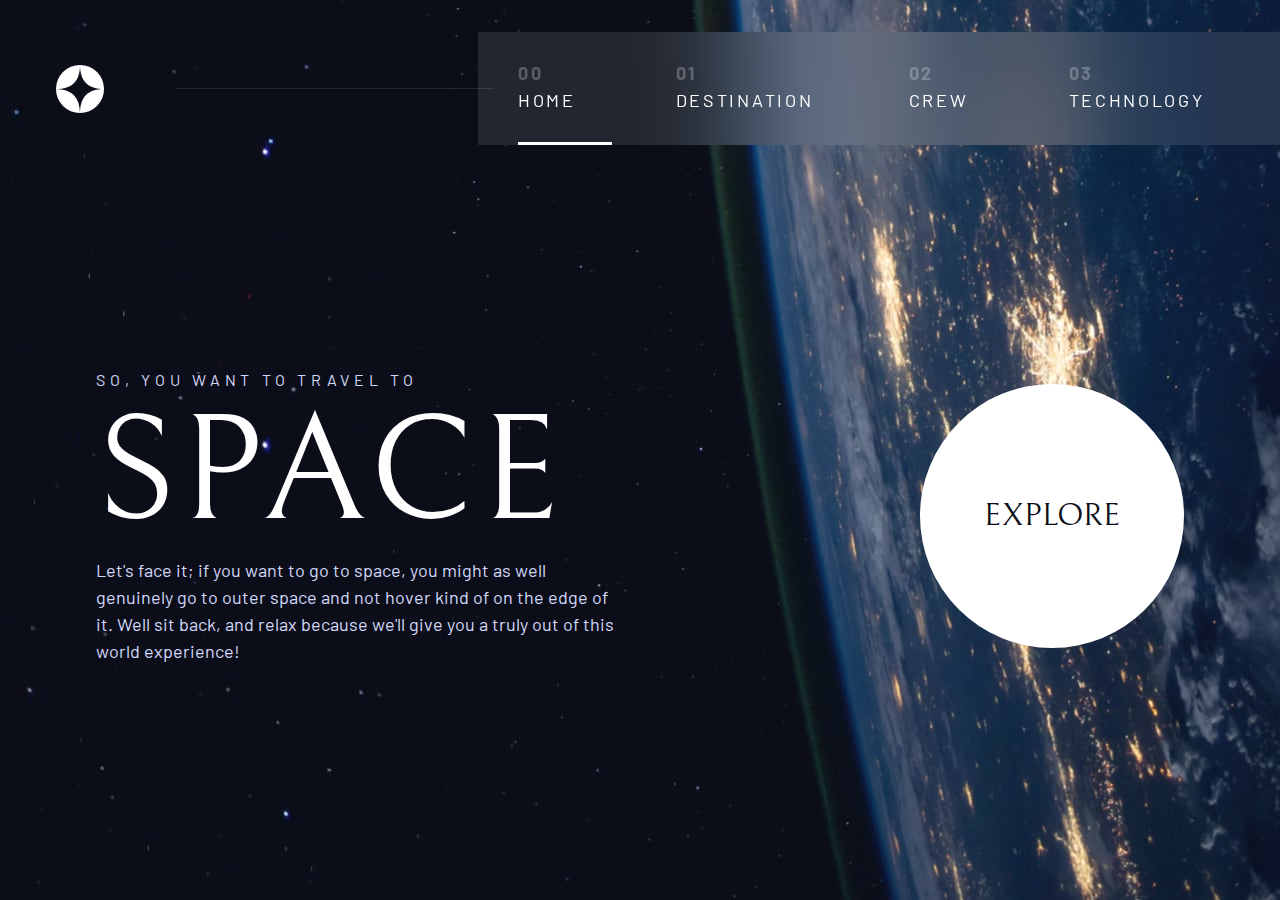
<file: index.html>
<!DOCTYPE html>
<html lang="en">
  <head>
    <meta charset="UTF-8" />
    <meta http-equiv="X-UA-Compatible" content="IE=edge" />
    <meta name="viewport" content="width=device-width, initial-scale=1.0" />
    <!-- Google Fonts -->
    <link rel="preconnect" href="https://fonts.googleapis.com" />
    <link rel="preconnect" href="https://fonts.gstatic.com" crossorigin />
    <link
      href="https://fonts.googleapis.com/css2?family=Barlow+Condensed:wght@400;700&family=Bellefair&family=Barlow:wght@400;700&display=swap"
      rel="stylesheet"
    />
    <!-- CSS & JS -->
    <link rel="stylesheet" href="index.css" />
    <script defer src="navigation.js"></script>
    <script defer src="tabs.js"></script>

    <title>Space Travel</title>
  </head>
  <body class="home bg-dark text-light">
    <a class="skip-to-content" href="#main">skip to main</a>
    <header class="primary-header flex">
      <div>
        <img
          src="./assets/shared/logo.svg"
          alt="space travel logo"
          class="logo"
        />
      </div>
      <button class="mobile-nav-toggle" aria-controls="primary-navigation">
        <span class="sr-only" aria-expanded="false">Menu</span>
      </button>
      <nav>
        <ul
          data-visibility="false"
          id="primary-navigation"
          class="primary-navigation underlined-indicators ff-sans-con uppercase flex"
        >
          <li class="active">
            <a href="index.html" class="text-light letter-spacing-2">
              <span aria-hidden="true">00</span>
              Home
            </a>
          </li>
          <li>
            <a href="destination.html" class="text-light letter-spacing-2">
              <span aria-hidden="true">01</span>
              Destination
            </a>
          </li>
          <li>
            <a href="crew.html" class="text-light letter-spacing-2">
              <span aria-hidden="true">02</span>
              Crew
            </a>
          </li>
          <li>
            <a href="technology.html" class="text-light letter-spacing-2">
              <span aria-hidden="true">03</span>
              Technology
            </a>
          </li>
        </ul>
      </nav>
    </header>

    <main id="main" class="grid-container grid-container--home">
      <div>
        <h1 class="text-accent fs-500 ff-sans-cond uppercase letter-spacing-1">
          So, you want to travel to
          <span class="d-block fs-900 ff-serif text-light">space</span>
        </h1>
        <p class="text-accent">
          Let's face it; if you want to go to space, you might as well genuinely
          go to outer space and not hover kind of on the edge of it. Well sit
          back, and relax because we'll give you a truly out of this world
          experience!
        </p>
      </div>

      <div>
        <a
          href="destination.html"
          class="large-button ff-serif fs-600 uppercase text-dark bg-light"
        >
          explore
        </a>
      </div>
    </main>
  </body>
</html>
</file>
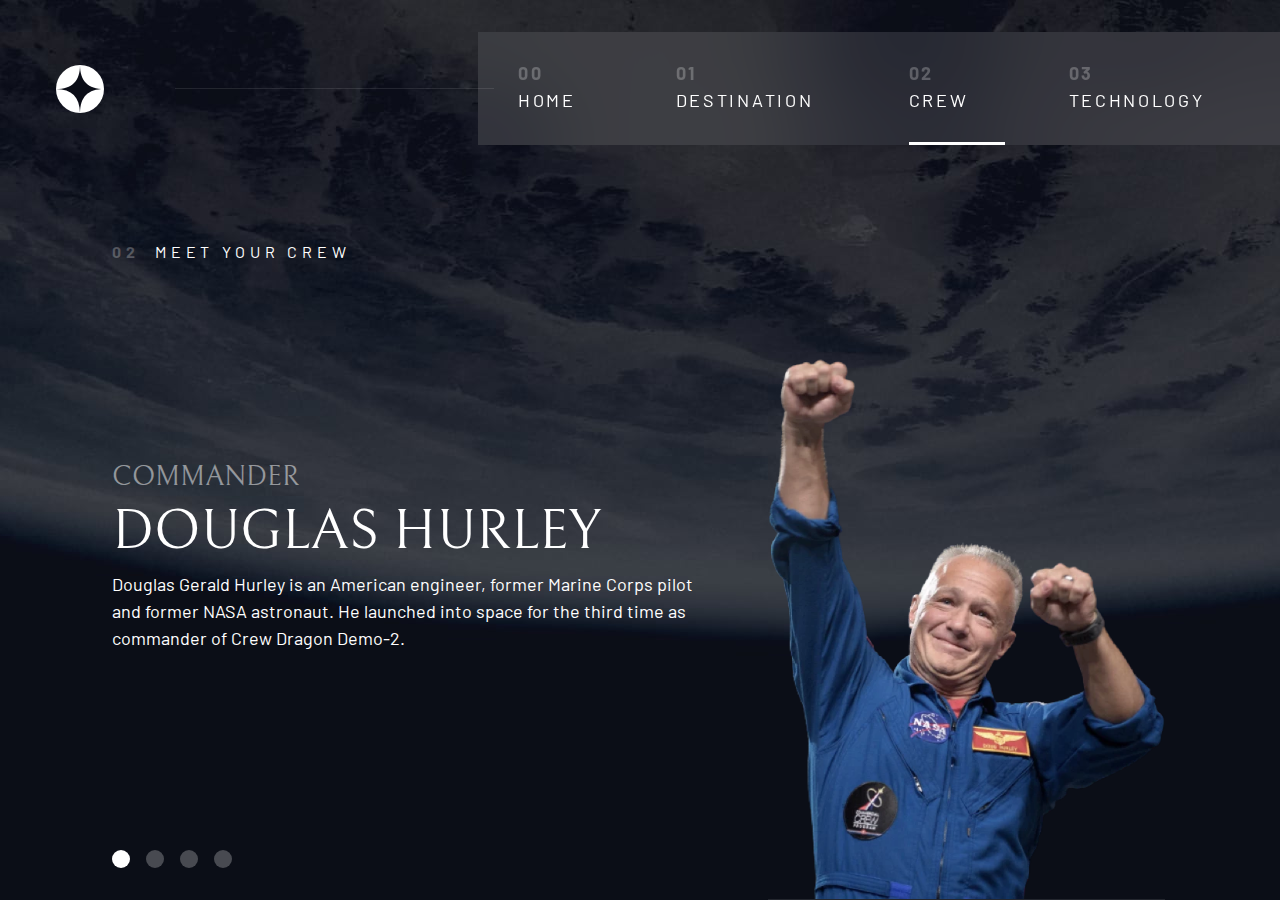
<file: crew.html>
<!DOCTYPE html>
<html lang="en">
  <head>
    <meta charset="UTF-8" />
    <meta http-equiv="X-UA-Compatible" content="IE=edge" />
    <meta name="viewport" content="width=device-width, initial-scale=1.0" />
    <!-- Google Fonts -->
    <link rel="preconnect" href="https://fonts.googleapis.com" />
    <link rel="preconnect" href="https://fonts.gstatic.com" crossorigin />
    <link
      href="https://fonts.googleapis.com/css2?family=Barlow+Condensed:wght@400;700&family=Bellefair&family=Barlow:wght@400;700&display=swap"
      rel="stylesheet"
    />
    <!-- CSS & JS -->
    <link rel="stylesheet" href="index.css" />
    <script defer src="navigation.js"></script>
    <script defer src="tabs.js"></script>

    <title>Space Travel</title>
  </head>
  <body class="crew bg-dark text-light">
    <a class="skip-to-content" href="#main">skip to main</a>
    <header class="primary-header flex">
      <div>
        <img
          src="./assets/shared/logo.svg"
          alt="space travel logo"
          class="logo"
        />
      </div>
      <button class="mobile-nav-toggle" aria-controls="primary-navigation">
        <span class="sr-only" aria-expanded="false">Menu</span>
      </button>
      <nav>
        <ul
          data-visibility="false"
          id="primary-navigation"
          class="primary-navigation underlined-indicators ff-sans-con uppercase flex"
        >
          <li>
            <a href="index.html" class="text-light letter-spacing-2">
              <span aria-hidden="true">00</span>
              Home
            </a>
          </li>
          <li>
            <a href="destination.html" class="text-light letter-spacing-2">
              <span aria-hidden="true">01</span>
              Destination
            </a>
          </li>
          <li class="active">
            <a href="crew.html" class="text-light letter-spacing-2">
              <span aria-hidden="true">02</span>
              Crew
            </a>
          </li>
          <li>
            <a href="technology.html" class="text-light letter-spacing-2">
              <span aria-hidden="true">03</span>
              Technology
            </a>
          </li>
        </ul>
      </nav>
    </header>
    <main id="main" class="grid-container grid-container--crew flow">
      <h1 class="numbered-title">
        <span aria-hidden="true">02</span>
        Meet your crew
      </h1>

      <div
        class="dot-indicators flex"
        role="tablist"
        aria-label="crew member list"
      >
        <button
          aria-selected="true"
          role="tab"
          aria-controls="commander-tab"
          data-image="commander-image"
          tabindex="0"
        >
          <span class="sr-only">The commander</span>
        </button>
        <button
          aria-selected="false"
          role="tab"
          aria-controls="mission-tab"
          data-image="mission-image"
          tabindex="-1"
        >
          <span class="sr-only">The mission specialist</span>
        </button>
        <button
          aria-selected="false"
          role="tab"
          aria-controls="pilot-tab"
          data-image="pilot-image"
          tabindex="-1"
        >
          <span class="sr-only">The pilot</span>
        </button>
        <button
          aria-selected="false"
          role="tab"
          aria-controls="crew-tab"
          data-image="crew-image"
          tabindex="-1"
        >
          <span class="sr-only">The crew engineer</span>
        </button>
      </div>

      <!-- commander -->
      <article
        class="crew-details flow"
        id="commander-tab"
        role="tabpanel"
        tabindex="0"
      >
        <header class="flow flow--space-small">
          <h2 class="fs-600 ff-serif uppercase">Commander</h2>
          <p class="fs-700 uppercase ff-serif">Douglas Hurley</p>
        </header>
        <p>
          Douglas Gerald Hurley is an American engineer, former Marine Corps
          pilot and former NASA astronaut. He launched into space for the third
          time as commander of Crew Dragon Demo-2.
        </p>
      </article>

      <!-- mission specialist -->
      <article
        hidden
        class="crew-details flow"
        id="mission-tab"
        role="tabpanel"
        tabindex="0"
      >
        <header class="flow flow--space-small">
          <h2 class="fs-600 ff-serif uppercase">Mission Specialist</h2>
          <p class="fs-700 uppercase ff-serif">Mark SHuttleworth</p>
        </header>
        <p>
          Mark Richard Shuttleworth is the founder and CEO of Canonical, the
          company behind the Linux-based Ubuntu operating system. Shuttleworth
          became the first South African to travel to space as a space tourist.
        </p>
      </article>

      <!-- pilot -->
      <article
        hidden
        class="crew-details flow"
        id="pilot-tab"
        role="tabpanel"
        tabindex="0"
      >
        <header class="flow flow--space-small">
          <h2 class="fs-600 ff-serif uppercase">Pilot</h2>
          <p class="fs-700 uppercase ff-serif">Victor Glover</p>
        </header>
        <p>
          Pilot on the first operational flight of the SpaceX Crew Dragon to the
          International Space Station. Glover is a commander in the U.S. Navy
          where he pilots an F/A-18.He was a crew member of Expedition 64, and
          served as a station systems flight engineer.
        </p>
      </article>

      <!-- engineer -->
      <article
        hidden
        class="crew-details flow"
        id="crew-tab"
        role="tabpanel"
        tabindex="0"
      >
        <header class="flow flow--space-small">
          <h2 class="fs-600 ff-serif uppercase">Flight Engineer</h2>
          <p class="fs-700 uppercase ff-serif">Anousheh Ansari</p>
        </header>
        <p>
          Anousheh Ansari is an Iranian American engineer and co-founder of
          Prodea Systems. Ansari was the fourth self-funded space tourist, the
          first self-funded woman to fly to the ISS, and the first Iranian in
          space.
        </p>
      </article>

      <picture id="commander-image">
        <source
          srcset="assets/crew/image-douglas-hurley.webp"
          type="image/webp"
        />
        <img src="assets/crew/image-douglas-hurley.png" alt="Douglas Hurley" />
      </picture>
      <picture id="mission-image" hidden>
        <source
          srcset="assets/crew/image-mark-shuttleworth.webp"
          type="image/webp"
        />
        <img
          src="assets/crew/image-mark-shuttleworth.png"
          alt="Mark Shuttleworth"
        />
      </picture>
      <picture id="pilot-image" hidden>
        <source
          srcset="assets/crew/image-victor-glover.webp"
          type="image/webp"
        />
        <img src="assets/crew/image-victor-glover.png" alt="Victor Glover" />
      </picture>
      <picture id="crew-image" hidden class="image--large">
        <source
          class="image--large"
          srcset="assets/crew/image-anousheh-ansari.webp"
          type="image/webp"
        />
        <img
          class="image--large"
          src="assets/crew/image-anousheh-ansari.png"
          alt="Anousheh Ansari"
        />
      </picture>
    </main>
  </body>
</html>
</file>
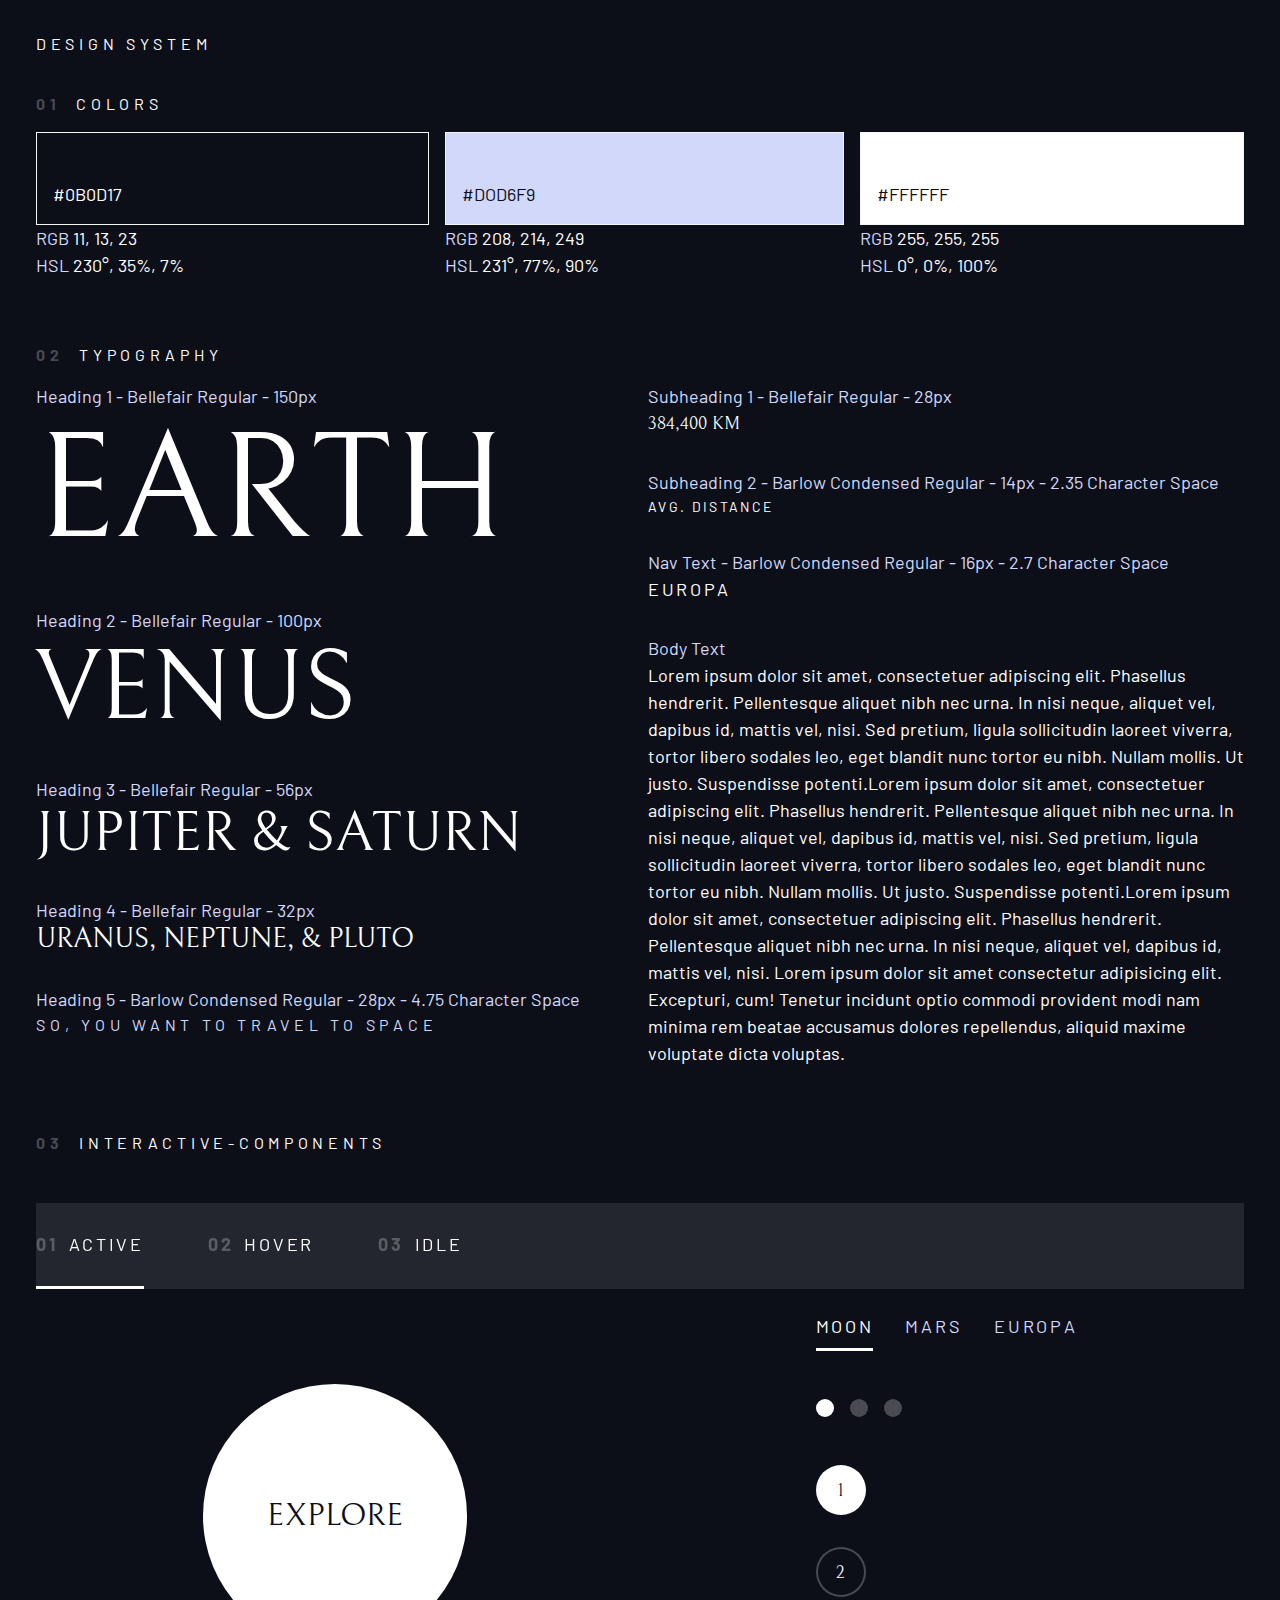
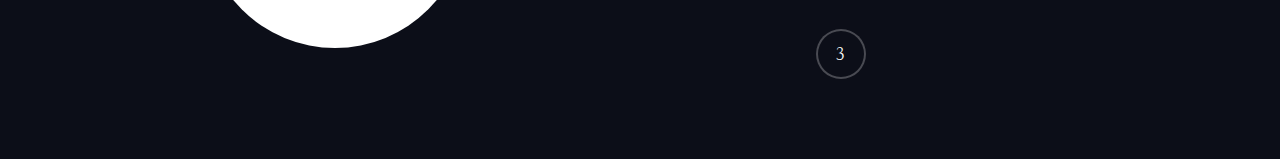
<file: design-system.html>
<!DOCTYPE html>
<html lang="en">
  <head>
    <meta charset="UTF-8" />
    <meta http-equiv="X-UA-Compatible" content="IE=edge" />
    <meta name="viewport" content="width=device-width, initial-scale=1.0" />
    <!-- Google Fonts -->
    <link rel="preconnect" href="https://fonts.googleapis.com" />
    <link rel="preconnect" href="https://fonts.gstatic.com" crossorigin />
    <link
      href="https://fonts.googleapis.com/css2?family=Barlow+Condensed:wght@400;700&family=Bellefair&family=Barlow:wght@400;700&display=swap"
      rel="stylesheet"
    />
    <!-- CSS & JS -->
    <link rel="stylesheet" href="index.css" />
    <script defer src="navigation.js"></script>
    <script defer src="tabs.js"></script>

    <title>Design System</title>
  </head>
  <body class="bg-dark text-light">
    <div class="container">
      <h1 class="numbered-title">Design System</h1>

      <section class="colors uppercase flow" style="margin: 2em 0">
        <h2 class="numbered-title">
          <span>01</span>
          colors
        </h2>

        <div class="flex">
          <div style="flex-grow: 1">
            <div
              class="box-a bg-dark"
              style="padding: 3rem 1rem 1rem; border: 1px solid whitesmoke"
            >
              #0b0d17
            </div>
            <p>
              <span class="text-accent">RGB</span>
              11, 13, 23
            </p>
            <p>
              <span class="text-accent">HSL</span>
              230°, 35%, 7%
            </p>
          </div>
          <div style="flex-grow: 1">
            <div
              class="box-b bg-accent text-dark"
              style="padding: 3rem 1rem 1rem; border: 1px solid whitesmoke"
            >
              #dod6f9
            </div>
            <p>
              <span class="text-accent">RGB</span>
              208, 214, 249
            </p>
            <p>
              <span class="text-accent">HSL</span>
              231°, 77%, 90%
            </p>
          </div>
          <div style="flex-grow: 1">
            <div
              class="box-c bg-light text-dark"
              style="padding: 3rem 1rem 1rem; border: 1px solid whitesmoke"
            >
              #ffffff
            </div>
            <p>
              <span class="text-accent">RGB</span>
              255, 255, 255
            </p>
            <p>
              <span class="text-accent">HSL</span>
              0°, 0%, 100%
            </p>
          </div>
        </div>
      </section>
      <section class="typography flow" style="margin: 4rem 0">
        <h2 class="numbered-title">
          <span>02</span>
          Typography
        </h2>
        <div class="flex">
          <div class="flow" style="flex-basis: 100%; --flow-space: 2rem">
            <div>
              <p class="text-accent">Heading 1 - Bellefair Regular - 150px</p>
              <p class="ff-serif fs-900 uppercase">Earth</p>
            </div>
            <div>
              <p class="text-accent">Heading 2 - Bellefair Regular - 100px</p>
              <p class="ff-serif fs-800 uppercase">Venus</p>
            </div>
            <div>
              <p class="text-accent">Heading 3 - Bellefair Regular - 56px</p>
              <p class="ff-serif fs-700 uppercase">Jupiter & Saturn</p>
            </div>
            <div>
              <p class="text-accent">Heading 4 - Bellefair Regular - 32px</p>
              <p class="ff-serif fs-600 uppercase">Uranus, Neptune, & Pluto</p>
            </div>
            <div>
              <p class="text-accent">
                Heading 5 - Barlow Condensed Regular - 28px - 4.75 Character
                Space
              </p>
              <p
                class="text-accent ff-sans-con fs-500 letter-spacing-1 uppercase"
              >
                So, you want to travel to space
              </p>
            </div>
          </div>

          <div class="flow" style="flex-basis: 100%; --flow-space: 2rem">
            <div>
              <p class="text-accent">Subheading 1 - Bellefair Regular - 28px</p>
              <p class="ff-serif fs-400 uppercase">384,400 km</p>
            </div>
            <div>
              <p class="text-accent">
                Subheading 2 - Barlow Condensed Regular - 14px - 2.35 Character
                Space
              </p>
              <p class="ff-sans-con fs-200 letter-spacing-3 uppercase">
                Avg. Distance
              </p>
            </div>
            <div>
              <p class="text-accent">
                Nav Text - Barlow Condensed Regular - 16px - 2.7 Character Space
              </p>
              <p class="ff-sans-con fs-300 letter-spacing-2 uppercase">
                Europa
              </p>
            </div>
            <div>
              <p class="text-accent">Body Text</p>
              <p>
                Lorem ipsum dolor sit amet, consectetuer adipiscing elit.
                Phasellus hendrerit. Pellentesque aliquet nibh nec urna. In nisi
                neque, aliquet vel, dapibus id, mattis vel, nisi. Sed pretium,
                ligula sollicitudin laoreet viverra, tortor libero sodales leo,
                eget blandit nunc tortor eu nibh. Nullam mollis. Ut justo.
                Suspendisse potenti.Lorem ipsum dolor sit amet, consectetuer
                adipiscing elit. Phasellus hendrerit. Pellentesque aliquet nibh
                nec urna. In nisi neque, aliquet vel, dapibus id, mattis vel,
                nisi. Sed pretium, ligula sollicitudin laoreet viverra, tortor
                libero sodales leo, eget blandit nunc tortor eu nibh. Nullam
                mollis. Ut justo. Suspendisse potenti.Lorem ipsum dolor sit
                amet, consectetuer adipiscing elit. Phasellus hendrerit.
                Pellentesque aliquet nibh nec urna. In nisi neque, aliquet vel,
                dapibus id, mattis vel, nisi. Lorem ipsum dolor sit amet
                consectetur adipisicing elit. Excepturi, cum! Tenetur incidunt
                optio commodi provident modi nam minima rem beatae accusamus
                dolores repellendus, aliquid maxime voluptate dicta voluptas.
              </p>
            </div>
          </div>
        </div>
      </section>
      <section class="interactive-components flow" style="margin-bottom: 5rem">
        <h2 class="numbered-title">
          <span>03</span>
          interactive-components
        </h2>

        <!-- navigation -->
        <div style="margin-top: 3rem">
          <nav>
            <ul class="primary-navigation underlined-indicators uppercase flex">
              <li class="active">
                <a href="#" class="text-light letter-spacing-2">
                  <span>01</span>
                  Active
                </a>
              </li>
              <li>
                <a href="#" class="text-light letter-spacing-2">
                  <span>02</span>
                  Hover
                </a>
              </li>
              <li>
                <a href="#" class="text-light letter-spacing-2">
                  <span>03</span>
                  Idle
                </a>
              </li>
            </ul>
          </nav>
        </div>

        <div
          class="flex"
          style="justify-content: space-around; align-items: center"
        >
          <div style="margin-top: 3rem">
            <!-- explore button -->
            <a
              href="#"
              class="large-button ff-serif fs-600 uppercase text-dark bg-light"
            >
              explore
            </a>
          </div>

          <div class="flow" style="--flow-space: 3rem">
            <!-- tabs -->
            <div class="tab-list underlined-indicators flex">
              <button
                aria-selected="true"
                class="uppercase text-accent letter-spacing-2 ff-sans-con"
              >
                Moon
              </button>
              <button
                aria-selected="false"
                class="uppercase text-accent letter-spacing-2 ff-sans-con"
              >
                Mars
              </button>
              <button
                aria-selected="false"
                class="uppercase text-accent letter-spacing-2 ff-sans-con"
              >
                Europa
              </button>
            </div>

            <!-- indicators -->
            <div class="dot-indicators flex">
              <button aria-selected="true">
                <span class="sr-only">Slide title</span>
              </button>
              <button aria-selected="false">
                <span class="sr-only">Slide title</span>
              </button>
              <button aria-selected="false">
                <span class="sr-only">Slide title</span>
              </button>
            </div>

            <!-- number-indicators -->
            <div class="number-indicators flex">
              <button
                class="ff-serif fs-400 text-light bg-dark"
                aria-selected="true"
              >
                1
              </button>
              <button
                class="ff-serif fs-400 text-light bg-dark"
                aria-selected="false"
              >
                2
              </button>
              <button
                class="ff-serif fs-400 text-light bg-dark"
                aria-selected="false"
              >
                3
              </button>
            </div>
          </div>
        </div>
      </section>
    </div>
  </body>
</html>
</file>
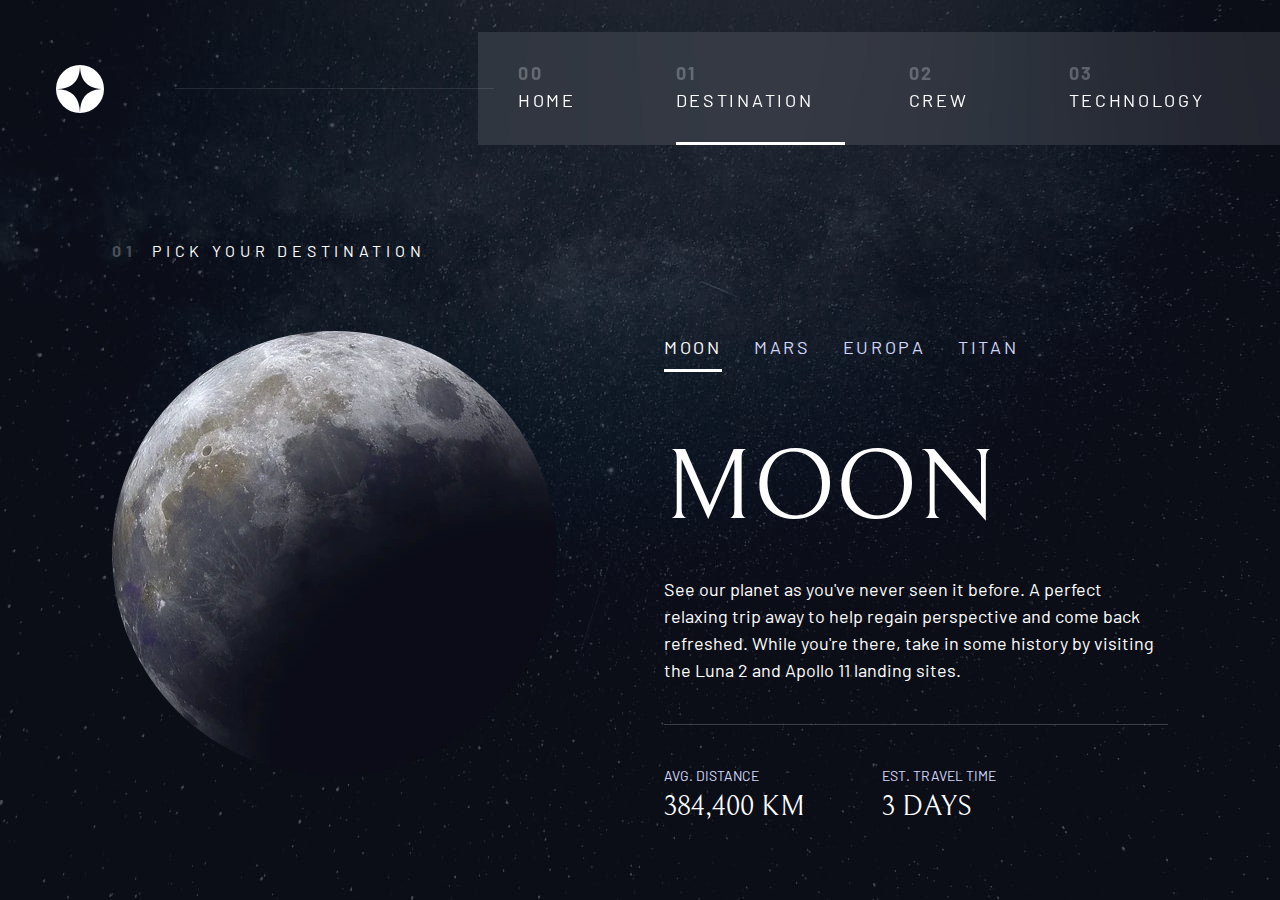
<file: destination.html>
<!DOCTYPE html>
<html lang="en">
  <head>
    <meta charset="UTF-8" />
    <meta http-equiv="X-UA-Compatible" content="IE=edge" />
    <meta name="viewport" content="width=device-width, initial-scale=1.0" />
    <!-- Google Fonts -->
    <link rel="preconnect" href="https://fonts.googleapis.com" />
    <link rel="preconnect" href="https://fonts.gstatic.com" crossorigin />
    <link
      href="https://fonts.googleapis.com/css2?family=Barlow+Condensed:wght@400;700&family=Bellefair&family=Barlow:wght@400;700&display=swap"
      rel="stylesheet"
    />
    <!-- CSS & JS -->
    <link rel="stylesheet" href="index.css" />
    <script defer src="navigation.js"></script>
    <script defer src="tabs.js"></script>

    <title>Space Travel</title>
  </head>

  <body class="destination text-light">
    <a class="skip-to-content" href="#main">skip to main</a>
    <header class="primary-header flex">
      <div>
        <img
          src="./assets/shared/logo.svg"
          alt="space travel logo"
          class="logo"
        />
      </div>
      <button class="mobile-nav-toggle" aria-controls="primary-navigation">
        <span class="sr-only" aria-expanded="false">Menu</span>
      </button>
      <nav>
        <ul
          data-visibility="false"
          id="primary-navigation"
          class="primary-navigation underlined-indicators ff-sans-con uppercase flex"
        >
          <li>
            <a href="index.html" class="text-light letter-spacing-2">
              <span aria-hidden="true">00</span>
              Home
            </a>
          </li>
          <li class="active">
            <a href="destination.html" class="text-light letter-spacing-2">
              <span aria-hidden="true">01</span>
              Destination
            </a>
          </li>
          <li>
            <a href="crew.html" class="text-light letter-spacing-2">
              <span aria-hidden="true">02</span>
              Crew
            </a>
          </li>
          <li>
            <a href="technology.html" class="text-light letter-spacing-2">
              <span aria-hidden="true">03</span>
              Technology
            </a>
          </li>
        </ul>
      </nav>
    </header>
    <main id="main" class="grid-container grid-container--destination flow">
      <h1 class="numbered-title">
        <span aria-hidden="true">01</span>
        Pick your destination
      </h1>

      <!-- images -->
      <picture id="moon-image">
        <source srcset="assets/destination/image-moon.webp" type="image/webp" />
        <img src="assets/destination/image-moon.png" alt="the moon" />
      </picture>
      <picture hidden id="mars-image">
        <source srcset="assets/destination/image-mars.webp" type="image/webp" />
        <img src="assets/destination/image-mars.png" alt="the mars" />
      </picture>
      <picture hidden id="europa-image">
        <source
          srcset="assets/destination/image-europa.webp"
          type="image/webp"
        />
        <img src="assets/destination/image-europa.png" alt="the europa" />
      </picture>
      <picture hidden id="titan-image">
        <source
          srcset="assets/destination/image-titan.webp"
          type="image/webp"
        />
        <img src="assets/destination/image-titan.png" alt="the titan" />
      </picture>

      <!-- tabs -->
      <div
        class="tab-list underlined-indicators flex"
        role="tablist"
        aria-label="destination list"
      >
        <button
          aria-selected="true"
          role="tab"
          aria-controls="moon-tab"
          class="uppercase text-accent letter-spacing-2 ff-sans-con"
          tabindex="0"
          data-image="moon-image"
        >
          Moon
        </button>
        <button
          aria-selected="false"
          role="tab"
          aria-controls="mars-tab"
          class="uppercase text-accent letter-spacing-2 ff-sans-con"
          tabindex="-1"
          data-image="mars-image"
        >
          Mars
        </button>
        <button
          aria-selected="false"
          role="tab"
          aria-controls="europa-tab"
          class="uppercase text-accent letter-spacing-2 ff-sans-con"
          tabindex="-1"
          data-image="europa-image"
        >
          Europa
        </button>
        <button
          aria-selected="false"
          role="tab"
          aria-controls="titan-tab"
          class="uppercase text-accent letter-spacing-2 ff-sans-con"
          tabindex="-1"
          data-image="titan-image"
        >
          Titan
        </button>
      </div>

      <!-- The moon -->
      <article
        class="destination-info flow"
        id="moon-tab"
        tabindex="0"
        role="tabpanel"
      >
        <h2 class="fs-800 uppercase ff-serif">Moon</h2>

        <p>
          See our planet as you've never seen it before. A perfect relaxing trip
          away to help regain perspective and come back refreshed. While you're
          there, take in some history by visiting the Luna 2 and Apollo 11
          landing sites.
        </p>

        <div class="destination-meta flex">
          <div>
            <h3 class="text-accent fs-200 uppercase">Avg. distance</h3>
            <p class="ff-serif uppercase">384,400 km</p>
          </div>
          <div>
            <h3 class="text-accent fs-200 uppercase">Est. travel time</h3>
            <p class="ff-serif uppercase">3 days</p>
          </div>
        </div>
      </article>

      <!-- Mars -->
      <article
        hidden
        class="destination-info flow"
        id="mars-tab"
        tabindex="0"
        role="tabpanel"
      >
        <h2 class="fs-800 uppercase ff-serif">Mars</h2>

        <p>
          Don't forget to pack your hiking boots. You'll need them to tackle
          Olympus Mons, the tallest planetary mountain in our solar system. It's
          two and a half times the size of Everest!
        </p>

        <div class="destination-meta flex">
          <div>
            <h3 class="text-accent fs-200 uppercase">Avg. distance</h3>
            <p class="ff-serif uppercase">225 mil. km</p>
          </div>
          <div>
            <h3 class="text-accent fs-200 uppercase">Est. travel time</h3>
            <p class="ff-serif uppercase">9 months</p>
          </div>
        </div>
      </article>

      <!-- Europa -->
      <article
        hidden
        class="destination-info flow"
        id="europa-tab"
        tabindex="0"
        role="tabpanel"
      >
        <h2 class="fs-800 uppercase ff-serif">Europa</h2>

        <p>
          The smallest of the four Galilean moons orbiting Jupiter, Europa is a
          winter lover's dream. With an icy surface, it's perfect for a bit of
          ice skating, curling, hockey, or simple relaxation in your snug
          wintery cabin.
        </p>
        <div class="destination-meta flex">
          <div>
            <h3 class="text-accent fs-200 uppercase">Avg. distance</h3>
            <p class="ff-serif uppercase">628 mil. km</p>
          </div>
          <div>
            <h3 class="text-accent fs-200 uppercase">Est. travel time</h3>
            <p class="ff-serif uppercase">3 years</p>
          </div>
        </div>
      </article>

      <!-- Titan -->
      <article
        hidden
        class="destination-info flow"
        id="titan-tab"
        tabindex="0"
        role="tabpanel"
      >
        <h2 class="fs-800 uppercase ff-serif">Titan</h2>

        <p>
          The only moon known to have a dense atmosphere other than Earth, Titan
          is a home away from home (just a few hundred degrees colder!). As a
          bonus, you get striking views of the Rings of Saturn.
        </p>

        <div class="destination-meta flex">
          <div>
            <h3 class="text-accent fs-200 uppercase">Avg. distance</h3>
            <p class="ff-serif uppercase">1.6 bil. km</p>
          </div>
          <div>
            <h3 class="text-accent fs-200 uppercase">Est. travel time</h3>
            <p class="ff-serif uppercase">7 years</p>
          </div>
        </div>
      </article>
    </main>
  </body>
</html>
</file>
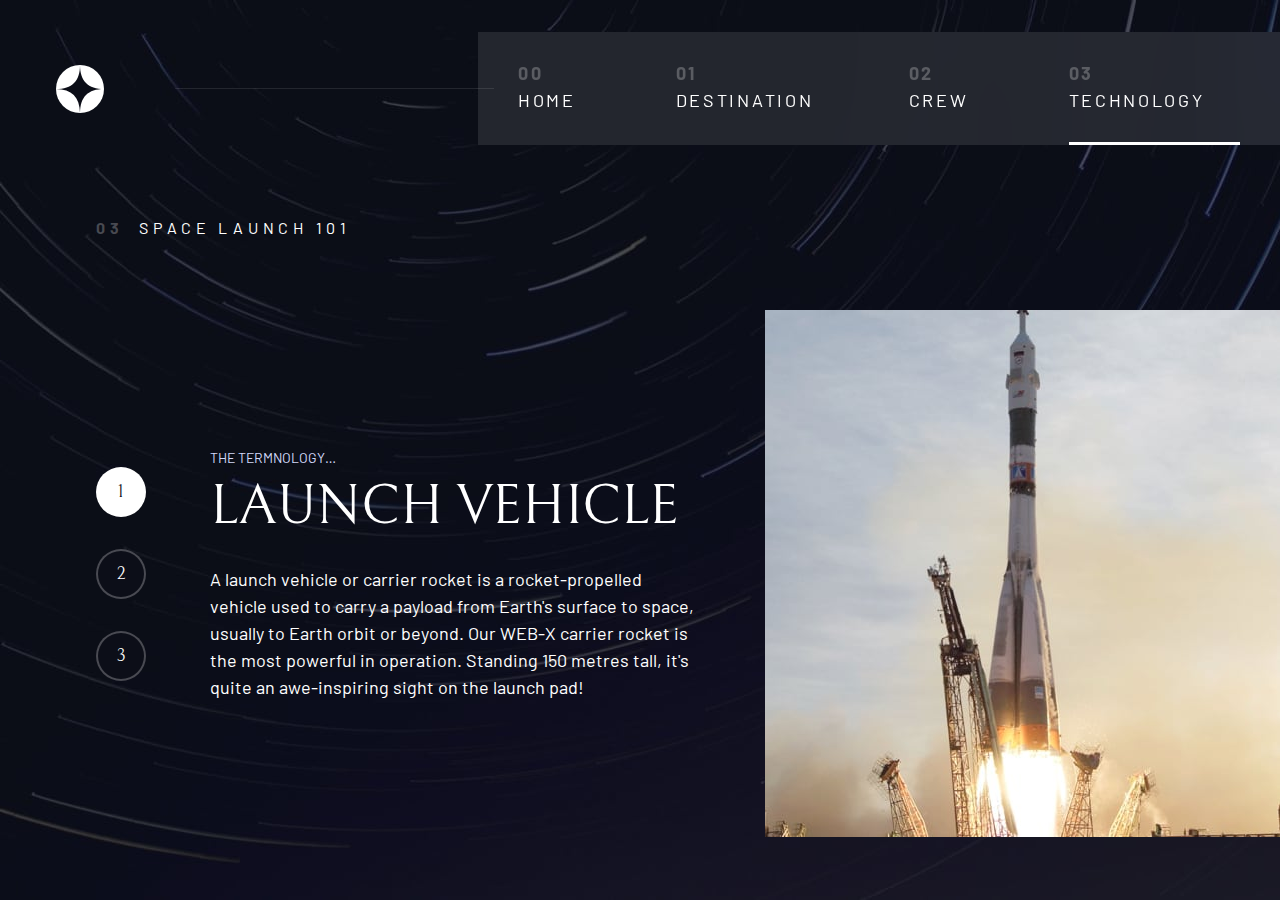
<file: technology.html>
<!DOCTYPE html>
<html lang="en">
  <head>
    <meta charset="UTF-8" />
    <meta http-equiv="X-UA-Compatible" content="IE=edge" />
    <meta name="viewport" content="width=device-width, initial-scale=1.0" />
    <!-- Google Fonts -->
    <link rel="preconnect" href="https://fonts.googleapis.com" />
    <link rel="preconnect" href="https://fonts.gstatic.com" crossorigin />
    <link
      href="https://fonts.googleapis.com/css2?family=Barlow+Condensed:wght@400;700&family=Bellefair&family=Barlow:wght@400;700&display=swap"
      rel="stylesheet"
    />
    <!-- CSS & JS -->
    <link rel="stylesheet" href="index.css" />
    <script defer src="navigation.js"></script>
    <script defer src="tabs.js"></script>

    <title>Space Travel</title>
  </head>
  <body class="technology bg-dark text-light">
    <a class="skip-to-content" href="#main">skip to main</a>
    <header class="primary-header flex">
      <div>
        <img
          src="./assets/shared/logo.svg"
          alt="space travel logo"
          class="logo"
        />
      </div>
      <button class="mobile-nav-toggle" aria-controls="primary-navigation">
        <span class="sr-only" aria-expanded="false">Menu</span>
      </button>
      <nav>
        <ul
          data-visibility="false"
          id="primary-navigation"
          class="primary-navigation underlined-indicators ff-sans-con uppercase flex"
        >
          <li>
            <a href="index.html" class="text-light letter-spacing-2">
              <span aria-hidden="true">00</span>
              Home
            </a>
          </li>
          <li>
            <a href="destination.html" class="text-light letter-spacing-2">
              <span aria-hidden="true">01</span>
              Destination
            </a>
          </li>
          <li>
            <a href="crew.html" class="text-light letter-spacing-2">
              <span aria-hidden="true">02</span>
              Crew
            </a>
          </li>
          <li class="active">
            <a href="technology.html" class="text-light letter-spacing-2">
              <span aria-hidden="true">03</span>
              Technology
            </a>
          </li>
        </ul>
      </nav>
    </header>
    <main id="main" class="grid-container grid-container--technology flow">
      <h1 class="numbered-title">
        <span aria-hidden="true">03</span>
        Space launch 101
      </h1>

      <!-- number-indicators -->
      <div
        class="number-indicators flex"
        role="tablist"
        aria-label="vehicle launch process"
      >
        <button
          class="ff-serif fs-400 text-light bg-dark"
          aria-selected="true"
          role="tab"
          tabindex="0"
          aria-controls="vehicle-tab"
          data-image="vehicle-image"
        >
          1
        </button>
        <button
          class="ff-serif fs-400 text-light bg-dark"
          aria-selected="false"
          role="tab"
          tabindex="-1"
          aria-controls="spaceport-tab"
          data-image="spaceport-image"
        >
          2
        </button>
        <button
          class="ff-serif fs-400 text-light bg-dark"
          aria-selected="false"
          role="tab"
          tabindex="-1"
          aria-controls="capsule-tab"
          data-image="capsule-image"
        >
          3
        </button>
      </div>

      <!-- articles -->
      <article
        class="launch-details flow"
        id="vehicle-tab"
        role="tabpanel"
        tabindex="0"
      >
        <header class="flow flow--space-small">
          <h2 class="fs-200 ff-sans uppercase text-accent">The Termnology…</h2>
          <p class="fs-700 uppercase ff-serif">Launch Vehicle</p>
        </header>
        <p>
          A launch vehicle or carrier rocket is a rocket-propelled vehicle used
          to carry a payload from Earth's surface to space, usually to Earth
          orbit or beyond. Our WEB-X carrier rocket is the most powerful in
          operation. Standing 150 metres tall, it's quite an awe-inspiring sight
          on the launch pad!
        </p>
      </article>

      <article
        class="launch-details flow"
        id="spaceport-tab"
        role="tabpanel"
        tabindex="0"
        hidden
      >
        <header class="flow flow--space-small">
          <h2 class="fs-200 ff-sans uppercase text-accent">The Termnology…</h2>
          <p class="fs-700 uppercase ff-serif">Spaceport</p>
        </header>
        <p>
          A spaceport or cosmodrome is a site for launching (or receiving)
          spacecraft, by analogy to the seaport for ships or airport for
          aircraft. Based in the famous Cape Canaveral, our spaceport is ideally
          situated to take advantage of the Earth's rotation for launch.
        </p>
      </article>

      <article
        class="launch-details flow"
        id="capsule-tab"
        role="tabpanel"
        tabindex="0"
        hidden
      >
        <header class="flow flow--space-small">
          <h2 class="fs-200 ff-sans uppercase text-accent">The Termnology…</h2>
          <p class="fs-700 uppercase ff-serif">Space Capsule</p>
        </header>
        <p>
          A space capsule is an often-crewed spacecraft that uses a blunt-body
          reentry capsule to reenter the Earth's atmosphere without wings. Our
          capsule is where you'll spend your time during the flight. It includes
          a space gym, cinema, and plenty of other activities to keep you
          entertained.
        </p>
      </article>

      <!-- images -->
      <picture id="vehicle-image">
        <source
          media="(min-width: 45em)"
          srcset="assets/technology/image-launch-vehicle-portrait.jpg"
        />
        <img
          src="assets/technology/image-launch-vehicle-landscape.jpg"
          alt="launch of vehicle"
        />
      </picture>
      <picture id="spaceport-image" hidden>
        <source
          media="(min-width: 45em)"
          srcset="assets/technology/image-spaceport-portrait.jpg"
        />
        <img
          src="assets/technology/image-spaceport-landscape.jpg"
          alt="spaceport"
        />
      </picture>
      <picture id="capsule-image" hidden>
        <source
          media="(min-width: 45em)"
          srcset="assets/technology/image-space-capsule-portrait.jpg"
        />
        <img
          src="assets/technology/image-space-capsule-landscape.jpg"
          alt="space capsule"
        />
      </picture>
    </main>
  </body>
</html>
</file>
<file: index.css>
/* --------------------- */
/* - custom properties - */
/* --------------------- */
:root {
  /* colors */
  --clr-dark: 230 35% 7%;
  --clr-accent: 231 77% 90%;
  --clr-light: 0 0% 100%;

  /* font-sizes */
  --fs-900: clamp(5rem, 15vw + 1rem, 9.375rem);
  --fs-800: 3.5rem;
  --fs-700: 1.5rem;
  --fs-600: 1rem;
  --fs-500: 1rem;
  --fs-400: 0.9375rem;
  --fs-300: 1rem;
  --fs-200: 0.875rem;

  /* font-families */
  --ff-serif: "Bellefair", serif;
  --ff-sans-cond: "Barlow Condensed", sans-serif;
  --ff-sans-normal: "Barlow", sans-serif;
}

@media (min-width: 35em) {
  :root {
    --fs-800: 5rem;
    --fs-700: 2.5rem;
    --fs-600: 1.5rem;
    --fs-600: 1.25rem;
    --fs-400: 1rem;
  }
}

@media (min-width: 45em) {
  :root {
    /* font-sizes */
    --fs-800: 6.25rem;
    --fs-700: 3.5rem;
    --fs-600: 2rem;
    --fs-600: 1.75rem;
    --fs-400: 1.125rem;
  }
}

/* --------------------- */
/* ----- css reset ----- */
/* --------------------- */

/* ----- box-sizing ----- */
*,
*::after,
*::before {
  box-sizing: border-box;
}

body,
h1,
h2,
h3,
h4,
h5,
h6,
p,
figure,
picture {
  margin: 0;
}

h1,
h2,
h3,
h4,
h5,
h6 {
  font-weight: 400;
}

body {
  min-height: 100vh;
  line-height: 1.5;
  font-family: var(--ff-sans-normal);
  font-size: var(--fs-400);

  display: grid;
  grid-template-rows: min-content 1fr;

  overflow-x: hidden;
}

img,
picture {
  max-width: 100%;
}

img {
  display: block;
}

input,
button,
textarea,
select {
  font: inherit;
}

/* ---- Reducing the animation who turned them off ----- */
@media (prefers-reduced-motion: reduce) {
  *,
  *::after,
  *::before {
    animation-duration: 0.1ms !important;
    animation-iteration-count: 1 !important;
    transition-duration: 0.1ms !important;
    scroll-behavior: auto !important;
  }
}

/* --------------------- */
/* -- utility classes -- */
/* --------------------- */

.flex {
  display: flex;
  gap: var(--gap, 1rem);
}

.grid {
  display: grid;
  gap: var(--gap, 1rem);
}

.d-block {
  display: block;
}

.flow > *:where(:not(:last-child)) {
  margin-bottom: var(--flow-space, 1rem);
}

.flow--space-small {
  --flow-space: 0.5rem;
}

.image--large {
  max-width: 110%;
}

/* ----- only accessible to screen readers ----- */
.sr-only {
  position: absolute;
  width: 1px;
  height: 1px;
  padding: 0;
  margin: -1px;
  overflow: hidden;
  clip: rect(0, 0, 0, 0);
  white-space: nowrap;
  border: 0;
}

.skip-to-content {
  position: absolute;
  z-index: 9999;
  background: hsl(var(--clr-light));
  color: hsl(var(--clr-dark));
  padding: 0.5em 1em;
  margin-inline: auto;
  transform: translateY(-100%);
}

.skip-to-content:focus {
  transform: translateY(0);
}

/* -- colors -- */
.bg-dark {
  background-color: hsl(var(--clr-dark));
}

.bg-light {
  background-color: hsl(var(--clr-light));
}

.bg-accent {
  background-color: hsl(var(--clr-accent));
}

.text-dark {
  color: hsl(var(--clr-dark));
}

.text-light {
  color: hsl(var(--clr-light));
}

.text-accent {
  color: hsl(var(--clr-accent));
}

/* -- typography -- */

/* font-family */
.ff-serif {
  font-family: var(--ff-serif);
}
.ff-sans-con {
  font-family: var(--ff-sans-con);
}
.ff-sans-normal {
  font-family: var(--ff-sans-normal);
}

/* font-size */
.fs-900 {
  font-size: var(--fs-900);
}
.fs-800 {
  font-size: var(--fs-800);
}
.fs-700 {
  font-size: var(--fs-700);
}
.fs-600 {
  font-size: var(--fs-600);
}
.fs-500 {
  font-size: var(--fs-500);
}
.fs-400 {
  font-size: var(--fs-400);
}
.fs-200 {
  font-size: var(--fs-200);
}
.fs-200 {
  font-size: var(--fs-200);
}

/* line-height */
.fs-900,
.fs-800,
.fs-700,
.fs-600 {
  line-height: 1.1;
}

/* letter-spacing */
.letter-spacing-1 {
  letter-spacing: 4.75px;
}
.letter-spacing-2 {
  letter-spacing: 2.7px;
}
.letter-spacing-3 {
  letter-spacing: 2.35px;
}

/* text-transform */
.uppercase {
  text-transform: uppercase;
}

.numbered-title {
  font-family: var(--ff-sans-con);
  font-size: var(--fs-500);
  letter-spacing: 4.72px;
  text-transform: uppercase;
}

.numbered-title span {
  margin-right: 0.5em;
  font-weight: 700;
  color: hsl(var(--clr-light) / 0.25);
}

/* -------------------------- */
/* - Interactive-components - */
/* -------------------------- */

.large-button {
  font-size: 2rem;
  position: relative;
  display: inline-grid;
  place-items: center;
  padding: 0 2em;
  border-radius: 50%;
  aspect-ratio: 1;
  text-decoration: none;
}

.large-button::before {
  content: "";
  position: absolute;
  background-color: hsl(var(--clr-light) / 0.15);
  width: 100%;
  height: 100%;
  border-radius: 50%;
  z-index: -1;
  opacity: 0;
  transition: opacity 500ms linear, transform 750ms ease-in-out;
}

.large-button:hover::before,
.large-button:focus::before {
  opacity: 1;
  transform: scale(1.3);
}

.logo {
  margin: 1.5rem clamp(1.5rem, 5vw, 3.5rem);
}

.primary-header {
  align-items: center;
  justify-content: space-between;
}

@media (min-width: 35em) {
  #primary-navigation {
    padding-inline: clamp(2.5rem, 3vw, 6.5rem);
  }
}

@media (min-width: 35em) and (max-width: 44.4999em) {
  .primary-navigation a > span {
    display: none;
  }
}

nav {
  order: 2;
}

@media (min-width: 45em) {
  .primary-header::before {
    content: "";
    display: block;
    position: relative;
    z-index: 10;
    height: 1px;
    width: 25%;
    margin-right: -2rem;
    background-color: hsl(var(--clr-light) / 0.1);
    order: 1;
  }

  #primary-navigation {
    margin-block: 2rem;
  }
}

.mobile-nav-toggle {
  cursor: pointer;
  display: none;
}

.mobile-nav-toggle[aria-expanded="true"] {
  background-image: url(./assets/shared/icon-close.svg);
}

.primary-navigation {
  --gap: clamp(2.5rem, 5vw, 5.5rem);
  --underline-gap: 1.75rem;
  list-style: none;
  margin: 0;
  padding: 0;
  background: hsl(var(--clr-dark) / 0.95);
}

@supports (backdrop-filter: blur(2.5rem)) {
  .primary-navigation {
    background: hsl(var(--clr-light) / 0.1);
    backdrop-filter: blur(3rem);
  }
}

.primary-navigation[data-visibility="true"] {
  transform: translateX(0);
}

@media (max-width: 35em) {
  .primary-navigation {
    position: fixed;
    z-index: 1000;
    inset: 0 0 0 35%;
    --underline-gap: 0.75rem;
    list-style: none;
    margin: 0;
    padding: min(6rem, 25vh) 2rem;
    flex-direction: column;
    transform: translateX(100%);
    transition: transform 300ms ease;
  }

  .primary-navigation.underlined-indicators > .active {
    border: 0;
  }

  .mobile-nav-toggle {
    display: block;
    position: absolute;
    z-index: 1500;
    right: 2rem;
    top: 2rem;
    background: transparent;
    background-image: url(./assets/shared/icon-hamburger.svg);
    background-position: center center;
    background-repeat: no-repeat;
    width: 1.5rem;
    aspect-ratio: 1;
    border: 0;
  }
}

.primary-navigation a {
  text-decoration: none;
}

.primary-navigation a > span {
  font-weight: 700;
  margin-right: 0.25em;
  color: hsl(var(--clr-light) / 0.25);
}

.underlined-indicators > * {
  padding: var(--underline-gap, 0.5rem) 0;
  border: 0;
  cursor: pointer;
  border-bottom: 0.2rem solid hsl(var(--clr-light) / 0);
  background-color: transparent;
}

.underlined-indicators > *:hover,
.underlined-indicators > *:focus {
  border-color: hsl(var(--clr-light) / 0.5);
}

.underlined-indicators > .active,
.underlined-indicators > [aria-selected="true"] {
  color: hsl(var(--clr-light) / 1);
  border-color: hsl(var(--clr-light) / 1);
}

.tab-list {
  --gap: 2rem;
}

.dot-indicators > * {
  cursor: pointer;
  border: 0;
  padding: 0.5em;
  aspect-ratio: 1;
  border-radius: 50%;
  background-color: hsl(var(--clr-light) / 0.25);
}

.dot-indicators > *:hover,
.dot-indicators > *:focus {
  background-color: hsl(var(--clr-light) / 0.5);
}

.dot-indicators > [aria-selected="true"] {
  background-color: hsl(var(--clr-light) / 1);
}

.number-indicators {
  --gap: 2rem;
  flex-direction: column;
}

.number-indicators > * {
  border: 2px solid hsl(var(--clr-light) / 0.25);
  cursor: pointer;
  padding: 0.5em;
  width: 50px;
  height: 50px;
  /* aspect-ratio: 1; */
  border-radius: 50%;
  text-align: center;
}

.number-indicators > *:hover,
.number-indicators > *:focus {
  border-color: hsl(var(--clr-light) / 1);
}

.number-indicators > [aria-selected="true"] {
  color: hsl(var(--clr-dark));
  background-color: hsl(var(--clr-light) / 1);
}

/* ------------------------------- */
/* -   page specific background  - */
/* ------------------------------- */

body {
  background-size: cover;
  background-position: bottom center;
}

/* home */

.home {
  background-image: url(./assets/home/background-home-mobile.jpg);
}

@media (min-width: 35em) {
  .home {
    background-image: url(./assets/home/background-home-tablet.jpg);
    background-position: bottom center;
  }
}

@media (min-width: 45em) {
  .home {
    background-image: url(./assets/home/background-home-desktop.jpg);
    background-position: bottom center;
  }
}

/* destination */

.destination {
  background-image: url(./assets/destination/background-destination-mobile.jpg);
}

@media (min-width: 35em) {
  .destination {
    background-image: url(./assets/destination/background-destination-tablet.jpg);
    background-position: bottom center;
  }
}

@media (min-width: 45em) {
  .destination {
    background-image: url(./assets/destination/background-destination-desktop.jpg);
    background-position: bottom center;
  }
}

/* crew */

.crew {
  background-image: url(./assets/crew/background-crew-mobile.jpg);
}

@media (min-width: 35em) {
  .crew {
    background-image: url(./assets/crew/background-crew-tablet.jpg);
    background-position: bottom center;
  }
}

@media (min-width: 45em) {
  .crew {
    background-image: url(./assets/crew/background-crew-desktop.jpg);
    background-position: bottom center;
  }
}

/* technology */
.technology {
  background-image: url(./assets/technology/background-technology-mobile.jpg);
}

@media (min-width: 35em) {
  .technology {
    background-image: url(./assets/technology/background-technology-tablet.jpg);
    background-position: bottom center;
  }
}

@media (min-width: 45em) {
  .technology {
    background-image: url(./assets/technology/background-technology-desktop.jpg);
    background-position: bottom center;
  }
}

/* ----------------------------- */
/*            Layout             */
/* ----------------------------- */

.container {
  padding-inline: 2em;
  margin-inline: auto;
  max-width: 80rem;
}

.grid-container {
  display: grid;
  text-align: center;
  place-items: center;
  padding-inline: 1rem;
}

.grid-container p:not([class]) {
  max-width: 60ch;
}

.numbered-title {
  justify-self: center;
}

/* destination layout */

.grid-container--destination {
  --flow-space: 2rem;
  grid-template-areas:
    "title"
    "image"
    "tabs"
    "content";
}

.grid-container .numbered-title {
  grid-area: title;
}

.grid-container--destination > picture {
  grid-area: image;
  max-width: 60%;
  align-self: start;
  margin-top: 2em;
}

.grid-container--destination > .tab-list {
  grid-area: tabs;
}

.grid-container--destination > .destination-info {
  grid-area: content;
}

.destination-meta {
  flex-direction: column;
  border-top: 1px solid hsl(var(--clr-light) / 0.2);
  padding-top: 2.5rem;
  margin-block: 2.5rem;
}

.destination-meta p {
  font-size: 1.75rem;
}

/* crew layout */

.grid-container--crew {
  --flow-space: 2rem;
  grid-template-areas:
    "title"
    "image"
    "tabs"
    "content";
}

.grid-container--crew > picture {
  grid-area: image;
  border-bottom: 1px solid hsl(var(--clr-light) / 0.1);
}

.grid-container--crew > .dot-indicators {
  grid-area: tabs;
}

.grid-container--crew > .crew-details {
  grid-area: content;
}

.crew-details h2 {
  color: hsl(var(--clr-light) / 0.5);
}

/* technology layout */

.grid-container--technology {
  --flow-space: 3rem;
  padding-inline: 0;
  grid-template-areas:
    "title"
    "image"
    "tabs"
    "content";
}

.grid-container--technology > picture {
  max-width: 100%;
  grid-area: image;
}

.grid-container--technology > .number-indicators {
  flex-direction: row;
  grid-area: tabs;
}

.grid-container--technology > .launch-details {
  padding-inline: 1em;
  grid-area: content;
}

.grid-container--technology > .launch-details header p {
  margin-bottom: 0.5em;
}

.grid-container--technology > #capsule-image {
  margin-bottom: 2.5em;
}

@media (min-width: 35em) {
  .numbered-title {
    justify-self: start;
    margin-top: 2rem;
  }

  .destination-meta {
    flex-direction: row;
    justify-content: space-evenly;
  }

  .grid-container--crew {
    grid-template-areas:
      "title"
      "content"
      "tabs"
      "image";
  }
}

@media (min-width: 45em) {
  .grid-container {
    place-items: end;
    text-align: left;
    column-gap: var(--grid-container-gap, 3rem);
    grid-template-columns: minmax(3rem, 1fr) repeat(2, minmax(0, 35rem)) minmax(
        3rem,
        1fr
      );
  }

  .grid-container--home {
    padding: max(5rem, 15vh) 0 max(6rem, 20vh);
    align-items: center;
  }

  .grid-container--home > *:first-child {
    grid-column: 2;
  }

  .grid-container--home > *:last-child {
    grid-column: 3;
  }

  .grid-container--destination {
    justify-items: start;
    grid-template-areas:
      ". title title ."
      ". image tabs ."
      ". image content .";
  }

  .grid-container--destination > picture {
    max-width: 90%;
  }

  .destination-meta {
    --gap: min(6vw, 6rem);
    justify-content: start;
  }

  .grid-container--crew {
    justify-items: start;
    grid-template-columns: minmax(3rem, 1fr) minmax(0, 40rem) minmax(0, 25rem) minmax(
        3rem,
        1fr
      );
    grid-template-areas:
      ". title title ."
      ". content image ."
      ". tabs image .";
  }

  .grid-container--crew > .dot-indicators {
    justify-self: start;
  }

  .grid-container--crew > picture {
    --flow-space: 0;
    grid-column: span 2;
    align-self: end;
    max-width: 80%;
  }

  .grid-container--technology {
    padding-inline-end: 0;
    place-items: center;
    justify-items: start;
    grid-template-columns: minmax(3rem, 1fr) minmax(3rem, 1fr) minmax(0, 40rem) minmax(
        0,
        20rem
      );
    grid-template-areas:
      ". title title title ."
      ". tabs content image ."
      ". tabs content image .";
  }

  .grid-container--technology .numbered-title {
    grid-column: 2 / span 3;
  }

  .grid-container--technology > .number-indicators {
    flex-direction: column;
  }

  .grid-container--technology picture {
    grid-column: 4 / span 5;
  }
}
</file>
